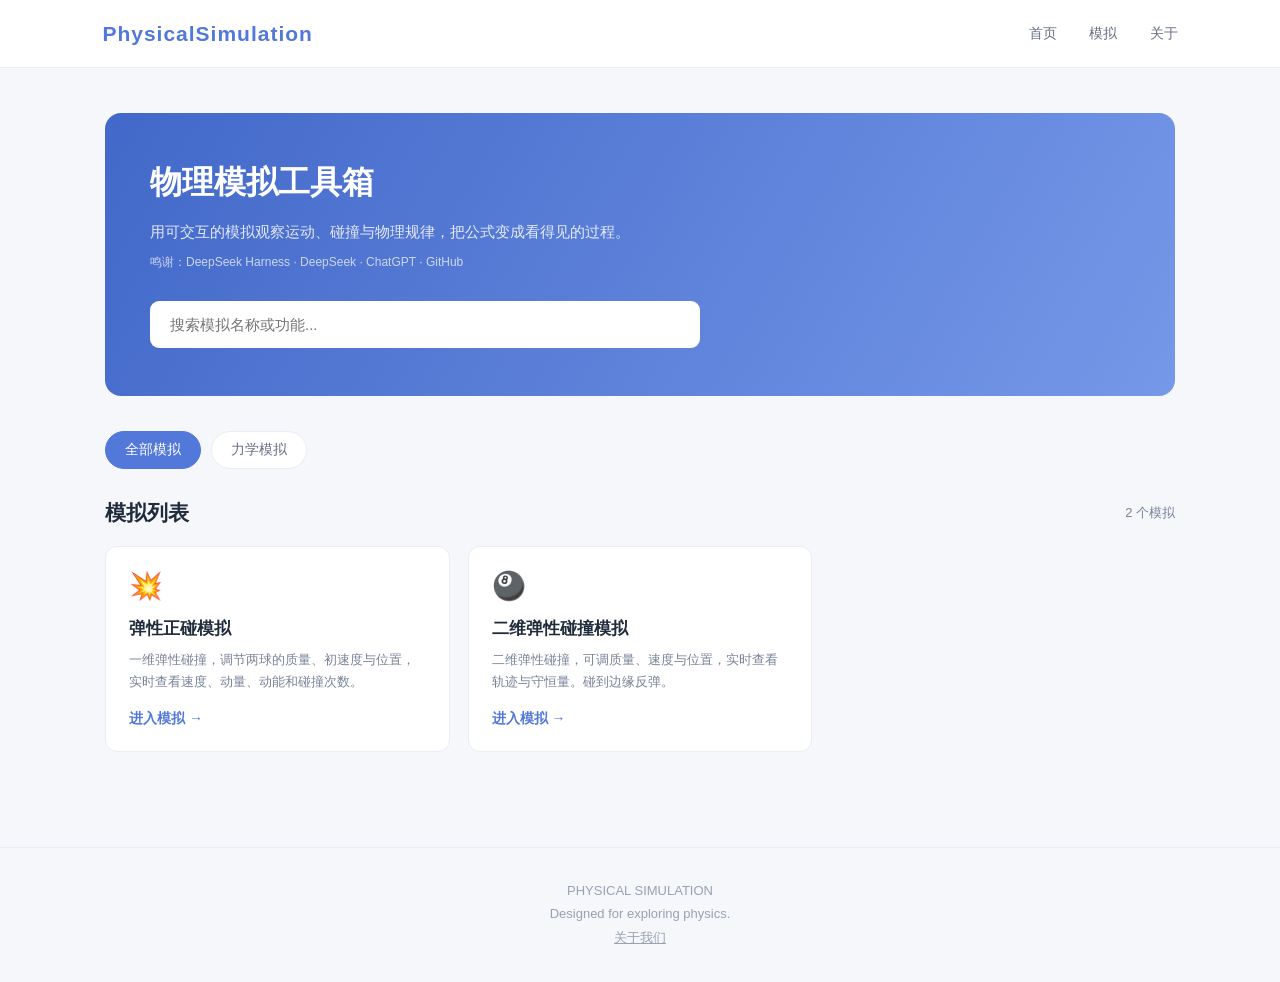
<file: index.html>
<!DOCTYPE html>
<html lang="zh-CN">
<head>
<meta charset="UTF-8">
<meta name="viewport" content="width=device-width, initial-scale=1.0">
<title>PhysicalSimulation · 物理模拟工具箱</title>

<style>

* {
    box-sizing: border-box;
    margin: 0;
    padding: 0;
}

:root {
    --bg: #f5f7fb;
    --card: #ffffff;
    --text: #202b3c;
    --sub: #788397;
    --primary: #5278d9;
    --border: #e8edf5;
}

body {
    font-family: -apple-system, BlinkMacSystemFont,
    "Segoe UI", "Microsoft YaHei", sans-serif;
    background: var(--bg);
    color: var(--text);
}

/* 顶部导航 */

header {
    height: 68px;
    background: white;
    border-bottom: 1px solid var(--border);
    display: flex;
    align-items: center;
    justify-content: space-between;
    padding: 0 8%;
}

.logo {
    font-size: 21px;
    font-weight: 700;
    color: var(--primary);
    letter-spacing: 1px;
}

nav a {
    text-decoration: none;
    color: #667085;
    margin-left: 28px;
    font-size: 14px;
}

nav a:hover {
    color: var(--primary);
}

/* 主体 */

.container {
    max-width: 1120px;
    margin: auto;
    padding: 45px 25px;
}

/* 欢迎区域 */

.hero {
    background: linear-gradient(120deg, #4268c9, #7598e8);
    color: white;
    padding: 48px 45px;
    border-radius: 16px;
    margin-bottom: 35px;
}

.hero h1 {
    font-size: 32px;
    margin-bottom: 13px;
}

.hero p {
    font-size: 15px;
    opacity: .85;
    line-height: 1.8;
}

.hero .credit {
    margin-top: 7px;
    font-size: 12px;
    opacity: .7;
}

/* 搜索框 */

.search-box {
    margin-top: 27px;
    max-width: 550px;
}

.search-box input {
    width: 100%;
    padding: 15px 20px;
    border: none;
    border-radius: 9px;
    outline: none;
    font-size: 15px;
    background: white;
}

/* 分类导航 */

.categories {
    display: flex;
    flex-wrap: wrap;
    gap: 10px;
    margin-bottom: 30px;
}

.category {
    border: 1px solid var(--border);
    background: white;
    padding: 9px 19px;
    border-radius: 20px;
    cursor: pointer;
    color: #667085;
    font-size: 14px;
    transition: .2s;
}

.category:hover,
.category.active {
    background: var(--primary);
    color: white;
    border-color: var(--primary);
}

/* 标题 */

.section-title {
    display: flex;
    align-items: center;
    justify-content: space-between;
    margin-bottom: 19px;
}

.section-title h2 {
    font-size: 21px;
}

.section-title span {
    color: var(--sub);
    font-size: 13px;
}

/* 工具卡片 */

.tools-grid {
    display: grid;
    grid-template-columns: repeat(3, 1fr);
    gap: 18px;
}

.tool-card {
    background: var(--card);
    border: 1px solid var(--border);
    border-radius: 12px;
    padding: 23px;
    transition: .2s;
    display: flex;
    flex-direction: column;
    min-height: 175px;
}

.tool-card:hover {
    transform: translateY(-4px);
    box-shadow: 0 8px 25px rgba(40,60,100,.08);
    border-color: #b9c9ef;
}

.tool-icon {
    font-size: 27px;
    margin-bottom: 15px;
}

.tool-card h3 {
    font-size: 17px;
    margin-bottom: 9px;
}

.tool-card p {
    font-size: 13px;
    color: var(--sub);
    line-height: 1.7;
    flex: 1;
}

.tool-card a {
    display: inline-block;
    margin-top: 17px;
    color: var(--primary);
    text-decoration: none;
    font-size: 14px;
    font-weight: 600;
}

.tool-card a:hover {
    text-decoration: underline;
}

.empty {
    text-align: center;
    padding: 50px;
    color: var(--sub);
    display: none;
}

/* 页脚 */

footer {
    text-align: center;
    padding: 35px 15px;
    color: #98a2b3;
    font-size: 13px;
    margin-top: 50px;
    border-top: 1px solid var(--border);
}

footer a {
    color: #98a2b3;
}

footer a:hover {
    color: var(--primary);
}

/* 手机适配 */

@media (max-width: 750px) {
    header {
        padding: 0 5%;
    }

    .container {
        padding: 25px 17px;
    }

    .hero {
        padding: 35px 25px;
    }

    .hero h1 {
        font-size: 26px;
    }

    .tools-grid {
        grid-template-columns: repeat(2, 1fr);
        gap: 12px;
    }

    .tool-card {
        padding: 17px;
    }
}

@media (max-width: 430px) {
    .tools-grid {
        grid-template-columns: 1fr;
    }

    nav a {
        margin-left: 12px;
        font-size: 13px;
    }
}
</style>
</head>

<body>

<!-- 顶部导航 -->

<header>
    <div class="logo">PhysicalSimulation</div>
    <nav>
        <a href="index.html">首页</a>
        <a href="#tools">模拟</a>
        <a href="#about">关于</a>
    </nav>
</header>

<main class="container">

    <!-- 欢迎区域 -->

    <section class="hero">
        <h1>物理模拟工具箱</h1>
        <p>
            用可交互的模拟观察运动、碰撞与物理规律，把公式变成看得见的过程。
        </p>
        <p class="credit">
            鸣谢：DeepSeek Harness · DeepSeek · ChatGPT · GitHub
        </p>

        <div class="search-box">
            <input
                type="text"
                id="search"
                placeholder="搜索模拟名称或功能..."
            >
        </div>
    </section>

    <!-- 分类 -->

    <div class="categories">
        <button class="category active" data-category="全部">全部模拟</button>
        <button class="category" data-category="力学">力学模拟</button>
    </div>

    <!-- 模拟列表 -->

    <section id="tools">

        <div class="section-title">
            <h2>模拟列表</h2>
            <span id="count">0 个模拟</span>
        </div>

        <div class="tools-grid" id="toolGrid"></div>

        <div class="empty" id="empty">
            没有找到相关模拟
        </div>

    </section>

</main>

<footer id="about">
    <p>PHYSICAL SIMULATION</p>
    <p style="margin-top:8px">
        Designed for exploring physics.
    </p>
    <p style="margin-top:8px">
        <a href="https://novacyclone.github.io/NovacyclonePersonalGateway/">关于我们</a>
    </p>
</footer>

<script>

// ==================================
// 工具配置区：在这里添加或修改工具
// ==================================

const tools = [

    {
        name: "弹性正碰模拟",
        icon: "💥",
        category: "力学",
        description: "一维弹性碰撞，调节两球的质量、初速度与位置，实时查看速度、动量、动能和碰撞次数。",
        url: "tools/CollideBalls.html"
    },

    {
        name: "二维弹性碰撞模拟",
        icon: "🎱",
        category: "力学",
        description: "二维弹性碰撞，可调质量、速度与位置，实时查看轨迹与守恒量。碰到边缘反弹。",
        url: "tools/CollideBalls2D.html"
    }

];

// ==================================
// 页面渲染
// ==================================

const grid = document.getElementById("toolGrid");
const search = document.getElementById("search");
const count = document.getElementById("count");
const empty = document.getElementById("empty");

let currentCategory = "全部";

function renderTools() {

    const keyword = search.value.trim().toLowerCase();

    const filtered = tools.filter(tool => {

        const matchCategory =
            currentCategory === "全部" ||
            tool.category === currentCategory;

        const matchSearch =
            tool.name.toLowerCase().includes(keyword) ||
            tool.description.toLowerCase().includes(keyword) ||
            tool.category.toLowerCase().includes(keyword);

        return matchCategory && matchSearch;

    });

    grid.innerHTML = filtered.map(tool => `

        <div class="tool-card">

            <div class="tool-icon">${tool.icon}</div>

            <h3>${tool.name}</h3>

            <p>${tool.description}</p>

            <a href="${tool.url}">
                进入模拟 →
            </a>

        </div>

    `).join("");

    count.textContent = filtered.length + " 个模拟";

    empty.style.display =
        filtered.length === 0 ? "block" : "none";
}

// 搜索

search.addEventListener("input", renderTools);

// 分类切换
document.querySelectorAll(".category").forEach(button => {
    button.addEventListener("click", () => {
        document.querySelector(".category.active")
            .classList.remove("active");
        button.classList.add("active");
        currentCategory = button.dataset.category;
        renderTools();
    });
});
// 初始化
renderTools();
</script>
</body>
</html>
</file>
